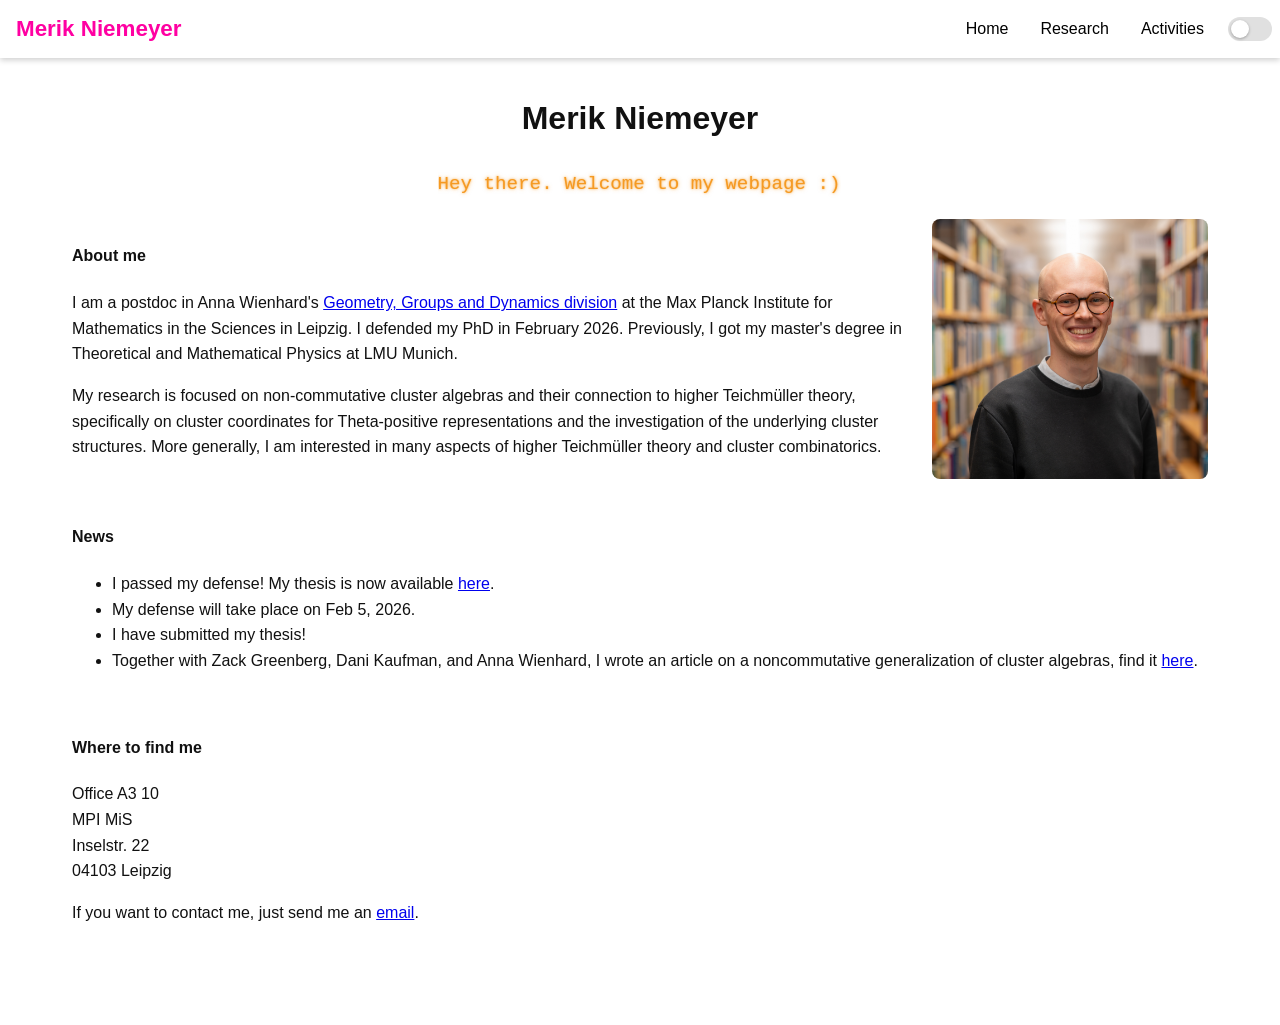
<file: index.html>
<!DOCTYPE html>
<html lang="en">
<head>
    <meta charset="UTF-8">
    <title> Merik Niemeyer </title>
    <meta name="author" content="Merik Niemeyer" >
    <meta name="viewport" content="width=device-width, initial-scale=1">
    <link rel="stylesheet" href="style.css">
</head>

<body>
	<nav id="site-nav"></nav>

	<main id="home" class="my-auto my-pad my-pad--lg">
        <h1 class="my-center">Merik Niemeyer</h1>
        <div class="my-center typing-wrap">
            <span class="typing-text">Hey there. Welcome to my webpage :)</span>
        </div>
		<section class="my-row my-container my-pad-lg">
			<div class="my-twothird">
				<h4> About me </h4>
				<p> I am a postdoc in Anna Wienhard's <a href="https://www.mis.mpg.de/geometry-groups-dynamics">Geometry, Groups and Dynamics division</a> at the Max Planck Institute for Mathematics in the Sciences in Leipzig. I defended my PhD in February 2026. Previously, I got my master's degree in Theoretical and Mathematical Physics at LMU Munich. </p>
				<p> My research is focused on non-commutative cluster algebras and their connection to higher Teichmüller theory, specifically on cluster coordinates for Theta-positive representations and the investigation of the underlying cluster structures. More generally, I am interested in many aspects of higher Teichmüller theory and cluster combinatorics.</p>
			</div>

			<div class="my-third">
					<img src="photo2.jpg" alt="That's me" class="profile-photo" loading="lazy">
			</div>
		</section>

		<section class="my-container my-pad-lg">
			<h4> News </h4>
				<ul>
					<li> I passed my defense! My thesis is now available <a href="https://ul.qucosa.de/landing-page/?tx_dlf[id]=https%3A%2F%2Ful.qucosa.de%2Fapi%2Fqucosa%253A102137%2Fmets">here</a>.</li>
					<li> My defense will take place on Feb 5, 2026.</li>
					<li> I have submitted my thesis!</li>
					<li> Together with Zack Greenberg, Dani Kaufman, and Anna Wienhard, I wrote an article on a noncommutative generalization of cluster algebras, find it <a href="https://arxiv.org/abs/2410.08813">here</a>.</li>
				</ul>
		</section>

		<section class="my-container my-pad-lg">
			<h4> Where to find me </h4>
			<p> Office A3 10 <br> MPI MiS <br> Inselstr. 22 <br> 04103 Leipzig </p>
			<p> If you want to contact me, just send me an <a href="mailto:merik.niemeyer@mis.mpg.de">email</a>.</p>
		</section>
            
    </main>
</body>

<script defer src="theme.js"></script>

</html>
</file>
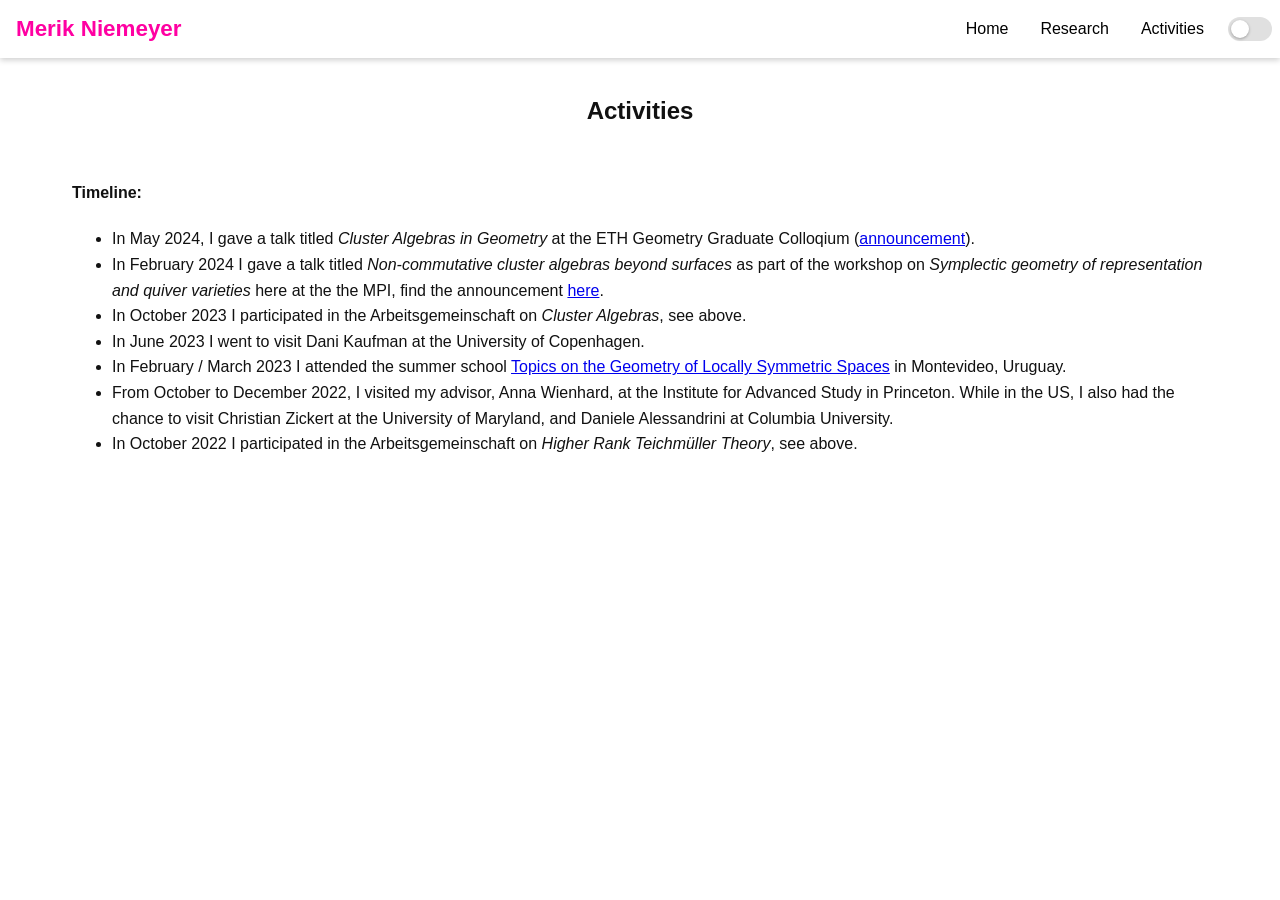
<file: activities.html>
<!DOCTYPE html>
<html lang="en">
<head>
    <meta charset="UTF-8">
    <title> Merik Niemeyer </title>
    <meta name="author" content="Merik Niemeyer" >
    <meta name="viewport" content="width=device-width, initial-scale=1">
    <link rel="stylesheet" href="style.css">
</head>

<body>
	<div id="site-nav"></div>

	<div class="my-auto my-pad my-pad--lg">
        <h2 class="my-center my-page-title">Activities</h2>

		<div class="my-container my-pad-lg">
			<h4> Timeline: </h4>
				<ul>
					<li>In May 2024, I gave a talk titled <i>Cluster Algebras in Geometry</i> at the ETH Geometry Graduate Colloqium (<a href="https://math.ethz.ch/news-and-events/events/research-seminars/geometry-graduate-colloquium.html">announcement</a>).</li>
					<li>In February 2024 I gave a talk titled <i>Non-commutative cluster algebras beyond surfaces</i> as part of the workshop on <i>Symplectic geometry of representation and quiver varieties</i> here at the the MPI, find the announcement <a href="https://www.mis.mpg.de/events/event/non-commutative-cluster-algebras-beyond-surfaces">here</a>.</li>
					<li>In October 2023 I participated in the Arbeitsgemeinschaft on <i>Cluster Algebras</i>, see above.</li>
					<li>In June 2023 I went to visit Dani Kaufman at the University of Copenhagen.</li>
					<li>In February / March 2023 I attended the summer school <a href="https://sites.google.com/view/symmetricspaces2023">Topics on the Geometry of Locally Symmetric Spaces</a> in Montevideo, Uruguay.</li>
					<li>From October to December 2022, I visited my advisor, Anna Wienhard, at the Institute for Advanced Study in Princeton. While in the US, I also had the chance to visit Christian Zickert at the University of Maryland, and Daniele Alessandrini at Columbia University.</li>
					<li>In October 2022 I participated in the Arbeitsgemeinschaft on <i>Higher Rank Teichmüller Theory</i>, see above.</li>
				</ul>
		</div>
	</div>
</body>

<script src="theme.js"></script>

</html>
</file>
<file: style.css>
body, h1, h2, h3, h4, h5, h6 {
  font-family: Arial, Helvetica, sans-serif;
}

body {
  background: #ffffff;
  color: #111111;
  line-height: 1.6;
}

@keyframes rise-fade {
  from {
    opacity: 0;
    transform: translateY(10px);
  }
  to {
    opacity: 1;
    transform: translateY(0);
  }
}

.page-animate .my-auto {
  animation: rise-fade 0.55s ease-out both;
  animation-delay: 60ms;
}

.page-animate .my-container {
  animation: rise-fade 0.5s ease-out both;
  animation-delay: 110ms;
}

@media (prefers-reduced-motion: reduce) {
  .page-animate .my-auto,
  .page-animate .my-container {
    animation: none;
  }
}

/* Local layout utilities replacing the previous external dependency */
.my-top {
  position: fixed;
  top: 0;
  left: 0;
  width: 100%;
  z-index: 1000;
}

.my-bar {
  display: flex;
  align-items: center;
  gap: 0;
  overflow: hidden;
  justify-content: space-between;
}

.my-bar-item {
  padding: 0 16px;
  text-decoration: none;
  color: inherit;
  display: inline-flex;
  align-items: center;
}

.my-button {
  cursor: pointer;
  user-select: none;
}

.my-button:hover {
  background: #f1f1f1;
}

.my-white {
  background: rgba(255, 255, 255, 0.4);
  color: #000000;
  backdrop-filter: blur(6px);
  -webkit-backdrop-filter: blur(6px);
}

.my-card {
  box-shadow: 0 2px 6px rgba(0, 0, 0, 0.2);
}

.my-pad {
  padding-block: var(--pad-block, 16px);
}

.my-pad--sm {
  --pad-block: 16px;
}

.my-pad--lg {
  --pad-block: 64px;
}

.my-pad-lg {
  padding: 12px 48px;
}

.my-side-pad {
  padding-left: 80px;
  padding-right: 80px;
  box-sizing: border-box;
}

.my-container {
  padding-left: 32px;
  padding-right: 32px;
}

.my-auto {
  margin-left: auto;
  margin-right: auto;
  max-width: 1200px;
}

.my-center {
  text-align: center;
}

.my-row {
  display: flex;
  flex-wrap: wrap;
  margin-left: 0;
  margin-right: 0;
  gap: 16px;
  align-items: center;
}

.my-row > .my-third,
.my-row > .my-twothird {
  padding-left: 0;
  padding-right: 0;
  box-sizing: border-box;
}

.my-third {
  width: calc(25% - 8px);
}

.my-twothird {
  width: calc(75% - 8px);
}

.my-right {
  margin-left: auto;
}

.my-bar-nav {
  margin-left: auto;
  display: inline-flex;
  align-items: center;
}

.nav-toggle {
  display: none;
  margin-left: auto;
  background: transparent;
  border: none;
  border-radius: 999px;
  padding: 6px 14px;
  font-weight: 600;
  cursor: pointer;
}

.nav-toggle-icon {
  position: relative;
  width: 20px;
  height: 14px;
  display: inline-block;
}

.nav-toggle-icon::before,
.nav-toggle-icon::after {
  content: "";
  position: absolute;
  left: 0;
  right: 0;
  height: 2px;
  border-radius: 999px;
  background: currentColor;
}

.nav-toggle-icon::before {
  top: 0;
}

.nav-toggle-icon::after {
  bottom: 0;
  box-shadow: 0 -6px 0 0 currentColor;
}

.nav-title {
  font-weight: 700;
  text-decoration: none;
  padding: 0 16px;
  color: #ff00a2;
  font-size: clamp(0.95rem, 1.1vw + 0.7rem, 1.4rem);
  white-space: nowrap;
}

.my-hide-small {
  display: block;
}

.mpi-logo {
  display: block;
  height: 35px;
  width: auto;
}

.profile-photo {
  display: block;
  width: 100%;
  border-radius: 8px;
}

.my-page-title {
  margin-bottom: 16px;
}

.research-image {
  display: block;
  width: 100%;
  max-width: min(100%, 80%);
  height: auto;
  margin: 0 auto 24px;
  border-radius: 8px;
}

.research-image--sm {
  max-width: min(100%, 500px);
}

.research-image--md {
  max-width: min(100%, 700px);
}

.typing-wrap {
  margin-top: 24px;
}

.typing-text {
  display: inline-block;
  font-family: "Courier New", monospace;
  font-size: 1.2rem;
  color: #f59a23;
  text-shadow:
    0 0 2px rgba(245, 154, 35, 0.7),
    0 0 4px rgba(245, 154, 35, 0.5);
  white-space: nowrap;
  overflow: hidden;
  border-right: 2px solid currentColor;
  width: 0;
  animation:
    typing 4s steps(35, end) 3s forwards,
    cursor-blink 1s step-end 3,
    cursor-hide 0s linear 7s forwards,
    glow-pulse 2.6s ease-in-out infinite;
}

@keyframes typing {
  from {
    width: 0;
  }
  to {
    width: 35ch;
  }
}

@keyframes cursor-blink {
  50% {
    border-color: transparent;
  }
}

@keyframes cursor-hide {
  to {
    border-color: transparent;
  }
}

@media (prefers-reduced-motion: reduce) {
  .typing-text {
    animation: none;
    width: 35ch;
  }
}

@media (max-width: 480px) {
  .typing-text {
    font-size: 0.8rem;
  }
}

.video-gallery {
  margin: 24px auto 0;
  display: grid;
  gap: 16px;
  max-width: 500px;
}

.video-frame {
  position: relative;
  background: #0f0f0f;
  border-radius: 12px;
  overflow: hidden;
  box-shadow: 0 10px 30px rgba(0, 0, 0, 0.18);
  aspect-ratio: 16 / 9;
}

.video-frame video {
  display: block;
  width: 100%;
  height: 100%;
  background: #000000;
  object-fit: contain;
  opacity: 1;
  transition: opacity 0.35s ease;
}

.video-frame video.is-fading {
  opacity: 0;
}


.video-controls {
  display: flex;
  gap: 10px;
  justify-content: center;
  flex-wrap: wrap;
}

.video-thumb {
  padding: 8px 16px;
  border-radius: 999px;
  border: 1px solid rgba(0, 0, 0, 0.15);
  background: transparent;
  cursor: pointer;
  font-weight: 600;
}

.video-thumb.is-active {
  background: #f59a23;
  color: #111111;
  border-color: transparent;
}

.dark-mode .video-thumb {
  color: #ffffff;
}

@media (max-width: 600px) {
  .my-bar {
    flex-wrap: wrap;
    row-gap: 8px;
    padding: 8px 0;
  }

  .my-bar-item {
    padding: 0 10px;
  }

  .my-bar-nav {
    width: 100%;
    flex-direction: column;
    align-items: flex-end;
    row-gap: 6px;
    max-height: 0;
    opacity: 0;
    overflow: hidden;
    pointer-events: none;
    transition: max-height 0.35s ease, opacity 0.3s ease;
  }

  .my-bar-nav.is-open {
    max-height: 260px;
    opacity: 1;
    pointer-events: auto;
  }

  .nav-title {
    padding: 0 12px;
  }

  .nav-toggle {
    display: inline-flex;
    align-items: center;
  }

  .my-hide-small {
    display: none;
  }

  .my-row {
    flex-direction: column;
  }

  .my-third,
  .my-twothird {
    width: 100%;
  }
}

.theme-switch {
  display: inline-flex;
  align-items: center;
  gap: 8px;
  padding: 16px 8px;
}

.theme-switch input {
  display: none;
}

.theme-switch .slider {
  width: 44px;
  height: 24px;
  background: #e0e0e0;
  border-radius: 999px;
  position: relative;
  transition: background 0.2s ease;
}

.theme-switch .slider::after {
  content: "";
  width: 18px;
  height: 18px;
  background: #ffffff;
  border-radius: 50%;
  position: absolute;
  top: 3px;
  left: 3px;
  transition: transform 0.2s ease;
  box-shadow: 0 1px 3px rgba(0, 0, 0, 0.3);
}

.theme-switch input:checked + .slider {
  background: #4f4f4f;
}

.theme-switch input:checked + .slider::after {
  transform: translateX(20px);
}

.dark-mode {
  background: #121212;
  color: #e6e6e6;
}

.dark-mode a {
  color: #d6e4ff;
}

.dark-mode .my-white {
  background-color: rgba(27, 27, 27, 0.4) !important;
  color: #e6e6e6 !important;
}

.dark-mode .my-card {
  box-shadow: 0 2px 6px rgba(0, 0, 0, 0.6);
}

.dark-mode .my-button:hover {
  background: #2a2a2a;
  color: #e6e6e6;
}

.dark-mode .nav-toggle {
  border-color: rgba(255, 255, 255, 0.25);
  color: #e6e6e6;
}

.dark-mode .nav-title {
  color: #00a401;
}

.dark-mode .mpi-logo {
  filter: invert(1);
}
</file>
